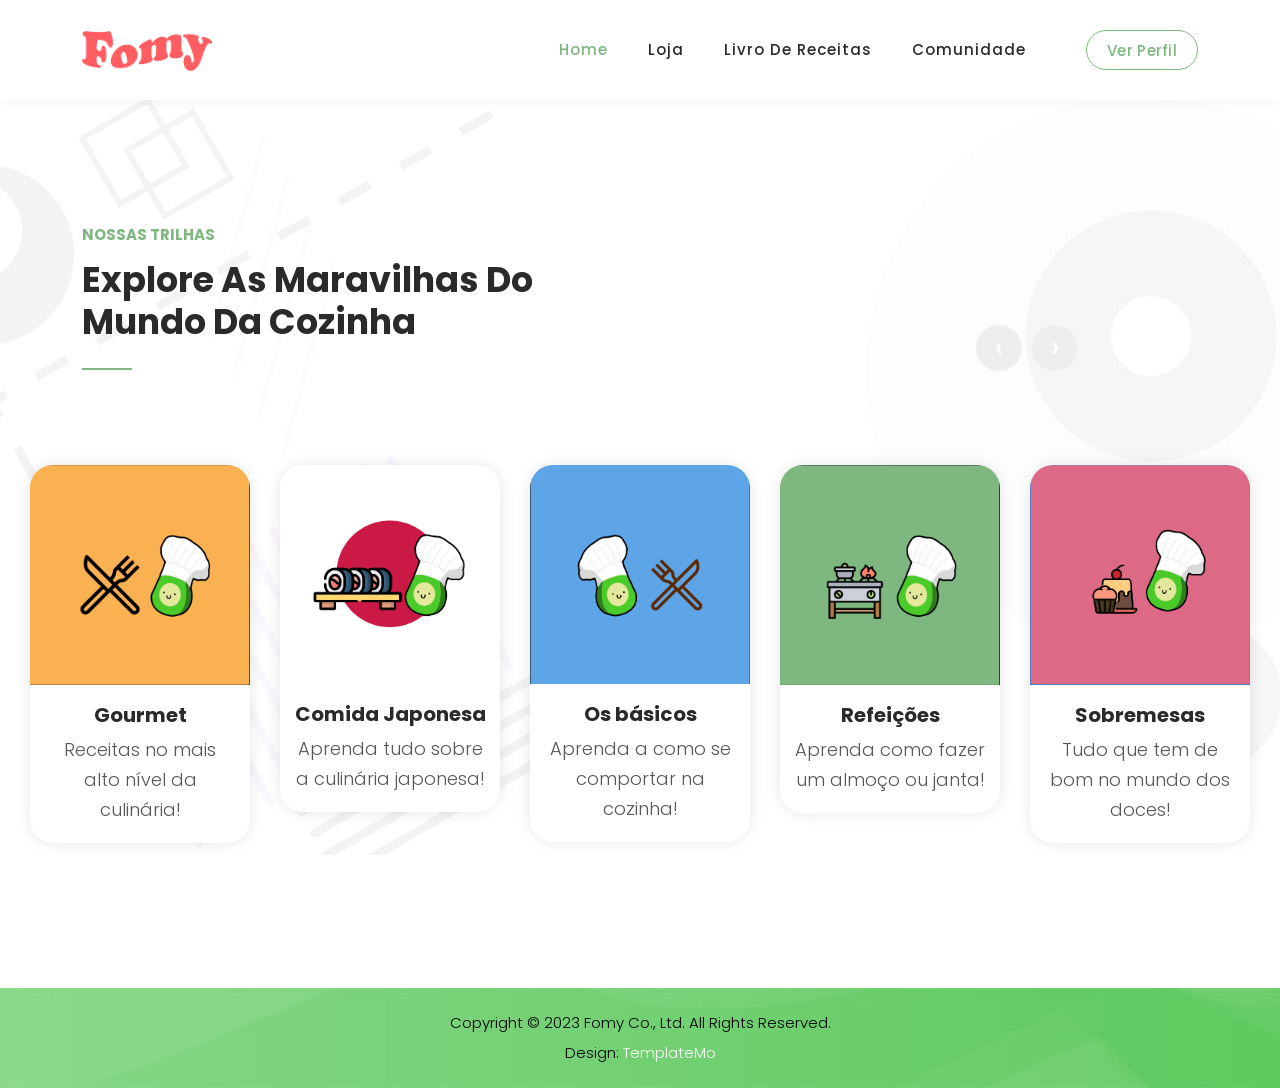
<file: HTML/Fomy/home.html>
<!DOCTYPE html>
<html lang="en">

  <head>

    <meta charset="UTF-8">
    <meta name="viewport" content="width=device-width, initial-scale=1, shrink-to-fit=no">
    <meta name="description" content="">
    <meta name="author" content="">
    <link rel="preconnect" href="https://fonts.googleapis.com">
    <link rel="preconnect" href="https://fonts.gstatic.com" crossorigin>
    <link href="https://fonts.googleapis.com/css2?family=Poppins:wght@100;200;300;400;500;600;700;800;900&display=swap" rel="stylesheet">

    <title>Fomy - Página principal</title>
    <link rel="icon" type="image/x-icon" href="assets/images/albertoPeq.png">

    <!-- Bootstrap core CSS -->
    <link href="vendor/bootstrap/css/bootstrap.min.css" rel="stylesheet">


    <!-- Additional CSS Files -->
    <link rel="stylesheet" href="assets/css/fontawesome.css">
    <link rel="stylesheet" href="assets/css/styles.css">
    <link rel="stylesheet" href="assets/css/animated.css">
    <link rel="stylesheet" href="assets/css/owl.css">
<!--

TemplateMo 568 DigiMedia

https://templatemo.com/tm-568-digimedia

-->
  </head>

<body>

  <!-- ***** Preloader Start ***** -->
  <div id="js-preloader" class="js-preloader">
    <div class="preloader-inner">
      <span class="dot"></span>
      <div class="dots">
        <span></span>
        <span></span>
        <span></span>
      </div>
    </div>
  </div>
  <!-- ***** Preloader End ***** -->

  <!-- ***** Header Area Start ***** -->
  <header class="header-area header-sticky wow slideInDown" data-wow-duration="0.75s" data-wow-delay="0s">
    <div class="container">
      <div class="row">
        <div class="col-12">
          <nav class="main-nav">
            <!-- ***** Logo Start ***** -->
            <a href="home.html" class="logo">
              <img class="alberto" src="assets/images/texto.png">
            </a>
            <!-- ***** Logo End ***** -->
            <!-- ***** Menu Start ***** -->
            <ul class="nav">
              <li class="scroll-to-section"><a href="#top" class="active">Home</a></li>
              <li class="scroll-to-section"><a href="#about">Loja</a></li>
              <li class="scroll-to-section"><a href="#services">Livro de Receitas</a></li>
              <li class="scroll-to-section"><a href="#contact">Comunidade</a></li> 
              <li class="scroll-to-section"><div class="border-first-button"><a href="#contact">Ver Perfil</a></div></li> 
            </ul>        
            <a class='menu-trigger'>
                <span>Menu</span>
            </a>
            <!-- ***** Menu End ***** -->
          </nav>
        </div>
      </div>
    </div>
  </header>
  <!-- ***** Header Area End ***** -->



 
<br><br><br><br>
  <div id="portfolio" class="our-portfolio section">
    <div class="container">
      <div class="row">
        <div class="col-lg-5">
          <div class="section-heading wow fadeInLeft" data-wow-duration="1s" data-wow-delay="0.3s">
            <h6 class="titulo">Nossas trilhas</h6>
            <h4>Explore as maravilhas do mundo da cozinha</h4>
            <div class="line-dec"></div>
          </div>
        </div>
      </div>
    </div>

    <div class="container-fluid wow fadeIn" data-wow-duration="1s" data-wow-delay="0.7s">
      <div class="row">
        <div class="col-lg-12">
          <div class="loop owl-carousel">
            <div class="item" >
              <a href="#">
                <div class="portfolio-item">
                <div class="thumb">
                  <img class="img1" src="assets/images/albertoSA.png" alt="">
                </div>
                <div class="down-content">
                  <h4>Os básicos</h4>
                  <p style="color: #575757 !important; margin-left: 15px; margin-right: 15px; ">Aprenda a como se comportar na cozinha!</p>
                </div>
              </div>
              </a>  
            </div>
           
            <div class="item" >
              <a href="trilharef.html">
                <div class="portfolio-item">
                <div class="thumb">
                  <img src="assets/images/of.png" alt="">
                </div>
                <div class="down-content">
                  <h4>Refeições</h4>
                  <p style="color: #575757 !important; margin-left: 15px; margin-right: 15px;">Aprenda como fazer um almoço ou janta!</p>
                </div>
              </div>
              </a>  
            </div>
            <div class="item" >
              <a href="#">
                <div class="portfolio-item">
                <div class="thumb">
                  <img src="assets/images/shades.png" alt="">
                </div>
                <div class="down-content">
                  <h4>Sobremesas</h4>
                  <p style="color: #575757 !important; margin-left: 15px; margin-right: 15px;">Tudo que tem de bom no mundo dos doces!</p>
                </div>
              </div>
              </a>  
            </div>
            <div class="item" >
              <a href="#">
                <div class="portfolio-item">
                <div class="thumb">
                  <img src="assets/images/many.png" alt="">
                </div>
                <div class="down-content">
                  <h4>Gourmet</h4>
                  <p style="color: #575757 !important; margin-left: 15px; margin-right: 15px;">Receitas no mais alto nível da culinária!</p>
                </div>
              </div>
              </a>  
            </div>
            <div class="item" >
              <a href="#">
                <div class="portfolio-item">
                <div class="thumb">
                  <img src="assets/images/Screenshot 2023-08-16 at 21-31-21 Figma.png" alt="">
                </div>
                <div class="down-content">
                  <h4>Comida Japonesa</h4>
                  <p style="color: #575757 !important; margin-left: 15px; margin-right: 15px;">Aprenda tudo sobre a culinária japonesa!</p>
                </div>
              </div>
              </a>  
            </div>
          </div>
        </div>
      </div>
    </div>
  </div>
  
  <footer>

    
    <div class="container">
      <div class="row">
        <div class="col-lg-12">
          <p style="font-size: 15px;">Copyright © 2023 Fomy Co., Ltd. All Rights Reserved. 
          <br>Design: <a href="https://templatemo.com" target="_parent" title="free css templates">TemplateMo</a></p>
        </div>
      </div>
    </div>
  </footer>


  <!-- Scripts -->
  <script src="vendor/jquery/jquery.min.js"></script>
  <script src="vendor/bootstrap/js/bootstrap.bundle.min.js"></script>
  <script src="assets/js/owl-carousel.js"></script>
  <script src="assets/js/animation.js"></script>
  <script src="assets/js/imagesloaded.js"></script>
  <script src="assets/js/custom.js"></script>

</body>
</html>
</file>
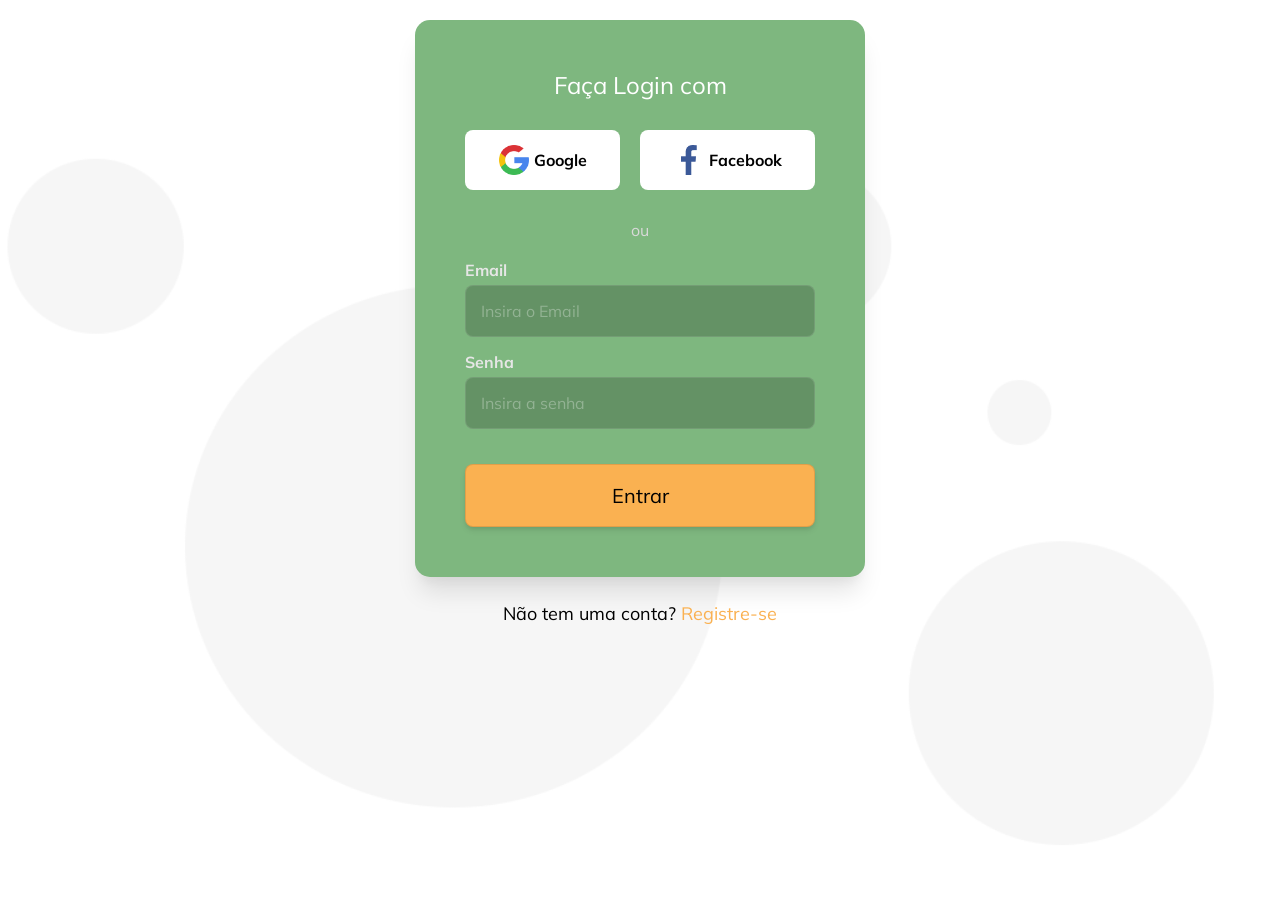
<file: HTML/Fomy/login.html>
<!DOCTYPE html>
<html lang="en">
<head>
    <meta charset="UTF-8">
    <meta name="viewport" content="width=device-width, initial-scale=1.0">
    <title>Fomy - Login</title>
    <link rel="icon" type="image/x-icon" href="assets/images/albertoPeq.png">
    <link href="https://fonts.googleapis.com/css2?family=Muli:wght@400;700&display=swap" rel="stylesheet">
    <link rel="stylesheet" href="./assets/css/styleLogin-with-prefix.css">
    <style>
        .srouce{
            text-align: center;
            color: #ffffff;
            padding: 10px;
        }
    </style>
</head>
<body>

    <div class="main-container">
        <div class="form-container">

            <div class="form-body">
                <h2 class="title">Faça Login com</h2>
                <div class="social-login">
                    <ul>
                        <li class="google"><a href="#">Google</a></li>
                        <li class="fb"><a href="#">Facebook</a></li>
                    </ul>
                </div><!-- SOCIAL LOGIN -->

                <div class="_or">ou</div>

                <form action="home.html" class="the-form">

                    <label for="email">Email</label>
                    <input type="email" name="email" id="email" placeholder="Insira o Email">

                    <label for="password">Senha</label>
                    <input type="password" name="password" id="password" placeholder="Insira a senha">

                    <input type="submit" value="Entrar">

                </form>

            </div><!-- FORM BODY-->

            <div class="form-footer">
                <div>
                    <span style="color: #000000 !important;">Não tem uma conta?</span> <a style="color: #fab151;" href="signup.html">Registre-se</a>
                </div>
            </div><!-- FORM FOOTER -->

        </div><!-- FORM CONTAINER -->
    </div>

</body>
</html>
</file>
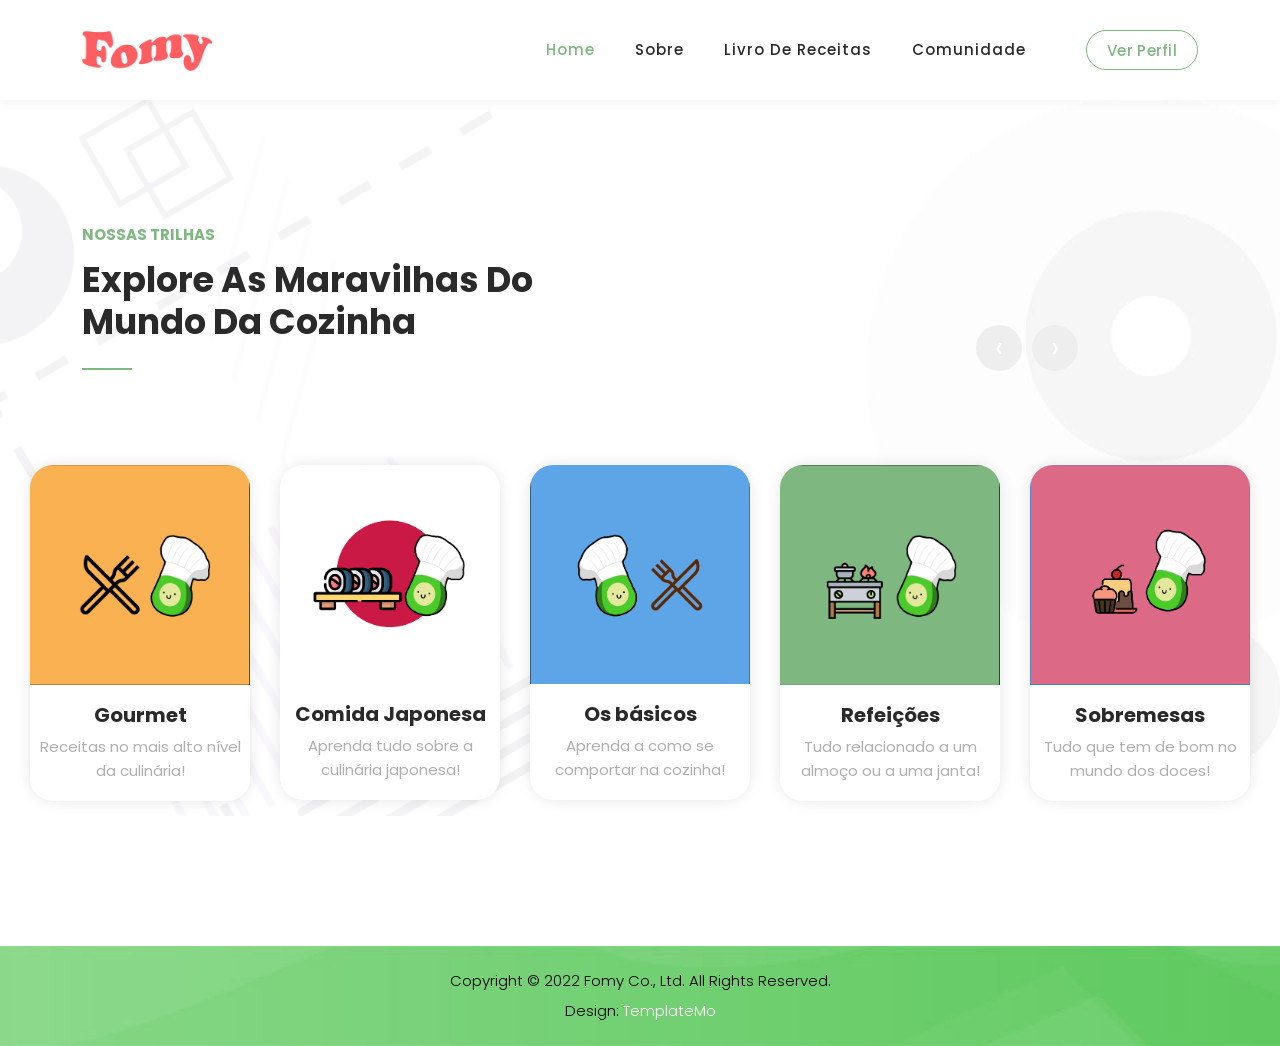
<file: HTML/Fomy/perfil.html>
<!DOCTYPE html>
<html lang="en">

  <head>

    <meta charset="UTF-8">
    <meta name="viewport" content="width=device-width, initial-scale=1, shrink-to-fit=no">
    <meta name="description" content="">
    <meta name="author" content="">
    <link rel="preconnect" href="https://fonts.googleapis.com">
    <link rel="preconnect" href="https://fonts.gstatic.com" crossorigin>
    <link href="https://fonts.googleapis.com/css2?family=Poppins:wght@100;200;300;400;500;600;700;800;900&display=swap" rel="stylesheet">

    <title>Fomy - Página principal</title>
    <link rel="icon" type="image/x-icon" href="assets/images/albertoPeq.png">

    <!-- Bootstrap core CSS -->
    <link href="vendor/bootstrap/css/bootstrap.min.css" rel="stylesheet">


    <!-- Additional CSS Files -->
    <link rel="stylesheet" href="assets/css/fontawesome.css">
    <link rel="stylesheet" href="assets/css/styles.css">
    <link rel="stylesheet" href="assets/css/animated.css">
    <link rel="stylesheet" href="assets/css/owl.css">
<!--

TemplateMo 568 DigiMedia

https://templatemo.com/tm-568-digimedia

-->
  </head>

<body>

  <!-- ***** Preloader Start ***** -->
  <div id="js-preloader" class="js-preloader">
    <div class="preloader-inner">
      <span class="dot"></span>
      <div class="dots">
        <span></span>
        <span></span>
        <span></span>
      </div>
    </div>
  </div>
  <!-- ***** Preloader End ***** -->

  <!-- ***** Header Area Start ***** -->
  <header class="header-area header-sticky wow slideInDown" data-wow-duration="0.75s" data-wow-delay="0s">
    <div class="container">
      <div class="row">
        <div class="col-12">
          <nav class="main-nav">
            <!-- ***** Logo Start ***** -->
            <a href="home.html" class="logo">
              <img class="alberto" src="assets/images/texto.png">
            </a>
            <!-- ***** Logo End ***** -->
            <!-- ***** Menu Start ***** -->
            <ul class="nav">
              <li class="scroll-to-section"><a href="#top" class="active">Home</a></li>
              <li class="scroll-to-section"><a href="#about">Sobre</a></li>
              <li class="scroll-to-section"><a href="#services">Livro de Receitas</a></li>
              <li class="scroll-to-section"><a href="#contact">Comunidade</a></li> 
              <li class="scroll-to-section"><div class="border-first-button"><a href="#contact">Ver Perfil</a></div></li> 
            </ul>        
            <a class='menu-trigger'>
                <span>Menu</span>
            </a>
            <!-- ***** Menu End ***** -->
          </nav>
        </div>
      </div>
    </div>
  </header>
  <!-- ***** Header Area End ***** -->



 
<br><br><br><br>
  <div id="portfolio" class="our-portfolio section">
    <div class="container">
      <div class="row">
        <div class="col-lg-5">
          <div class="section-heading wow fadeInLeft" data-wow-duration="1s" data-wow-delay="0.3s">
            <h6 class="titulo">Nossas trilhas</h6>
            <h4>Explore as maravilhas do mundo da cozinha</h4>
            <div class="line-dec"></div>
          </div>
        </div>
      </div>
    </div>

    <div class="container-fluid wow fadeIn" data-wow-duration="1s" data-wow-delay="0.7s">
      <div class="row">
        <div class="col-lg-12">
          <div class="loop owl-carousel">
            <div class="item" >
              <a href="#">
                <div class="portfolio-item">
                <div class="thumb">
                  <img class="img1" src="assets/images/albertoSA.png" alt="">
                </div>
                <div class="down-content">
                  <h4>Os básicos</h4>
                  <span>Aprenda a como se comportar na cozinha!</span>
                </div>
              </div>
              </a>  
            </div>
           
            <div class="item" >
              <a href="#">
                <div class="portfolio-item">
                <div class="thumb">
                  <img src="assets/images/of.png" alt="">
                </div>
                <div class="down-content">
                  <h4>Refeições</h4>
                  <span>Tudo relacionado a um almoço ou a uma janta!</span>
                </div>
              </div>
              </a>  
            </div>
            <div class="item" >
              <a href="#">
                <div class="portfolio-item">
                <div class="thumb">
                  <img src="assets/images/shades.png" alt="">
                </div>
                <div class="down-content">
                  <h4>Sobremesas</h4>
                  <span>Tudo que tem de bom no mundo dos doces!</span>
                </div>
              </div>
              </a>  
            </div>
            <div class="item" >
              <a href="#">
                <div class="portfolio-item">
                <div class="thumb">
                  <img src="assets/images/many.png" alt="">
                </div>
                <div class="down-content">
                  <h4>Gourmet</h4>
                  <span>Receitas no mais alto nível da culinária!</span>
                </div>
              </div>
              </a>  
            </div>
            <div class="item" >
              <a href="#">
                <div class="portfolio-item">
                <div class="thumb">
                  <img src="assets/images/Screenshot 2023-08-16 at 21-31-21 Figma.png" alt="">
                </div>
                <div class="down-content">
                  <h4>Comida Japonesa</h4>
                  <span>Aprenda tudo sobre a culinária japonesa!</span>
                </div>
              </div>
              </a>  
            </div>
          </div>
        </div>
      </div>
    </div>
  </div>
  
  <footer>

    
    <div class="container">
      <div class="row">
        <div class="col-lg-12">
          <p style="font-size: 15px;">Copyright © 2022 Fomy Co., Ltd. All Rights Reserved. 
          <br>Design: <a href="https://templatemo.com" target="_parent" title="free css templates">TemplateMo</a></p>
        </div>
      </div>
    </div>
  </footer>


  <!-- Scripts -->
  <script src="vendor/jquery/jquery.min.js"></script>
  <script src="vendor/bootstrap/js/bootstrap.bundle.min.js"></script>
  <script src="assets/js/owl-carousel.js"></script>
  <script src="assets/js/animation.js"></script>
  <script src="assets/js/imagesloaded.js"></script>
  <script src="assets/js/custom.js"></script>

</body>
</html>
</file>
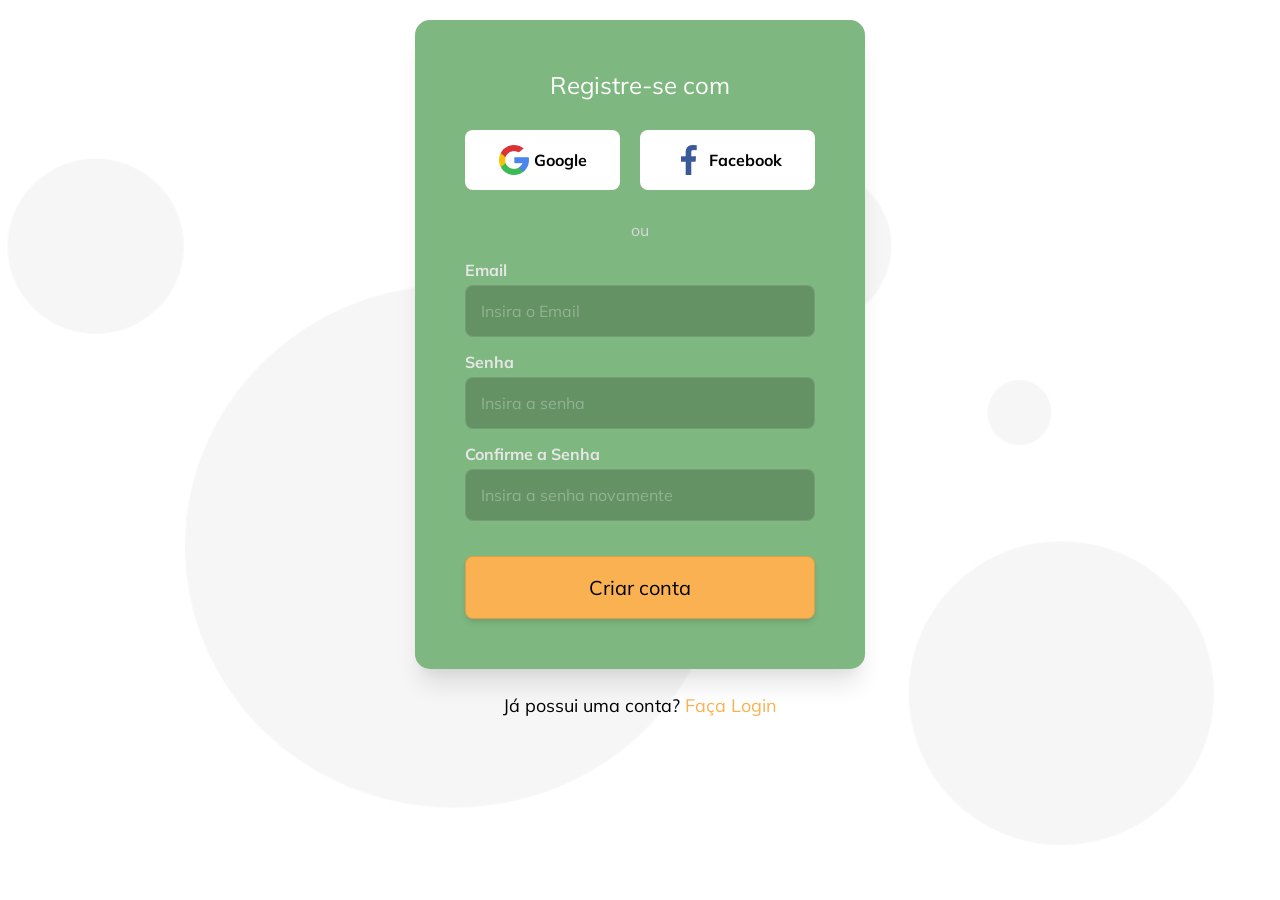
<file: HTML/Fomy/signup.html>
<!DOCTYPE html>
<html lang="en">
<head>
    <meta charset="UTF-8">
    <meta name="viewport" content="width=device-width, initial-scale=1.0">
    <title>Fomy - Regitrar</title>
    <link rel="icon" type="image/x-icon" href="assets/images/albertoPeq.png">
    <link href="https://fonts.googleapis.com/css2?family=Muli:wght@400;700&display=swap" rel="stylesheet">
    <link rel="stylesheet" href="./assets/css/styleLogin-with-prefix.css">
    <style>
        .srouce{
            text-align: center;
            color: #ffffff;
            padding: 10px;
        }
    </style>
</head>
<body>

    <div class="main-container">
        <div class="form-container">

            <div class="form-body">
                <h2 class="title">Registre-se com</h2>
                <div class="social-login">
                    <ul>
                        <li class="google"><a href="#">Google</a></li>
                        <li class="fb"><a href="#">Facebook</a></li>
                    </ul>
                </div><!-- SOCIAL LOGIN -->

                <div class="_or">ou</div>

                <form action="home.html" class="the-form">

                    <label for="email">Email</label>
                    <input type="email" name="email" id="email" placeholder="Insira o Email">

                    <label for="password">Senha</label>
                    <input type="password" name="password" id="password" placeholder="Insira a senha">

                    <label for="password-again">Confirme a Senha</label>
                    <input type="password" name="password-again" id="password-again" placeholder="Insira a senha novamente">

                    <input type="submit" value="Criar conta">

                </form>

            </div><!-- FORM BODY-->

            <div class="form-footer">
                <div>
                    <span style="color: #000000 !important;">Já possui uma conta?</span> <a style="color: #fab151;" href="login.html">Faça Login</a>
                </div>
            </div><!-- FORM FOOTER -->

        </div><!-- FORM CONTAINER -->
    </div>

</body>
</html>
</file>
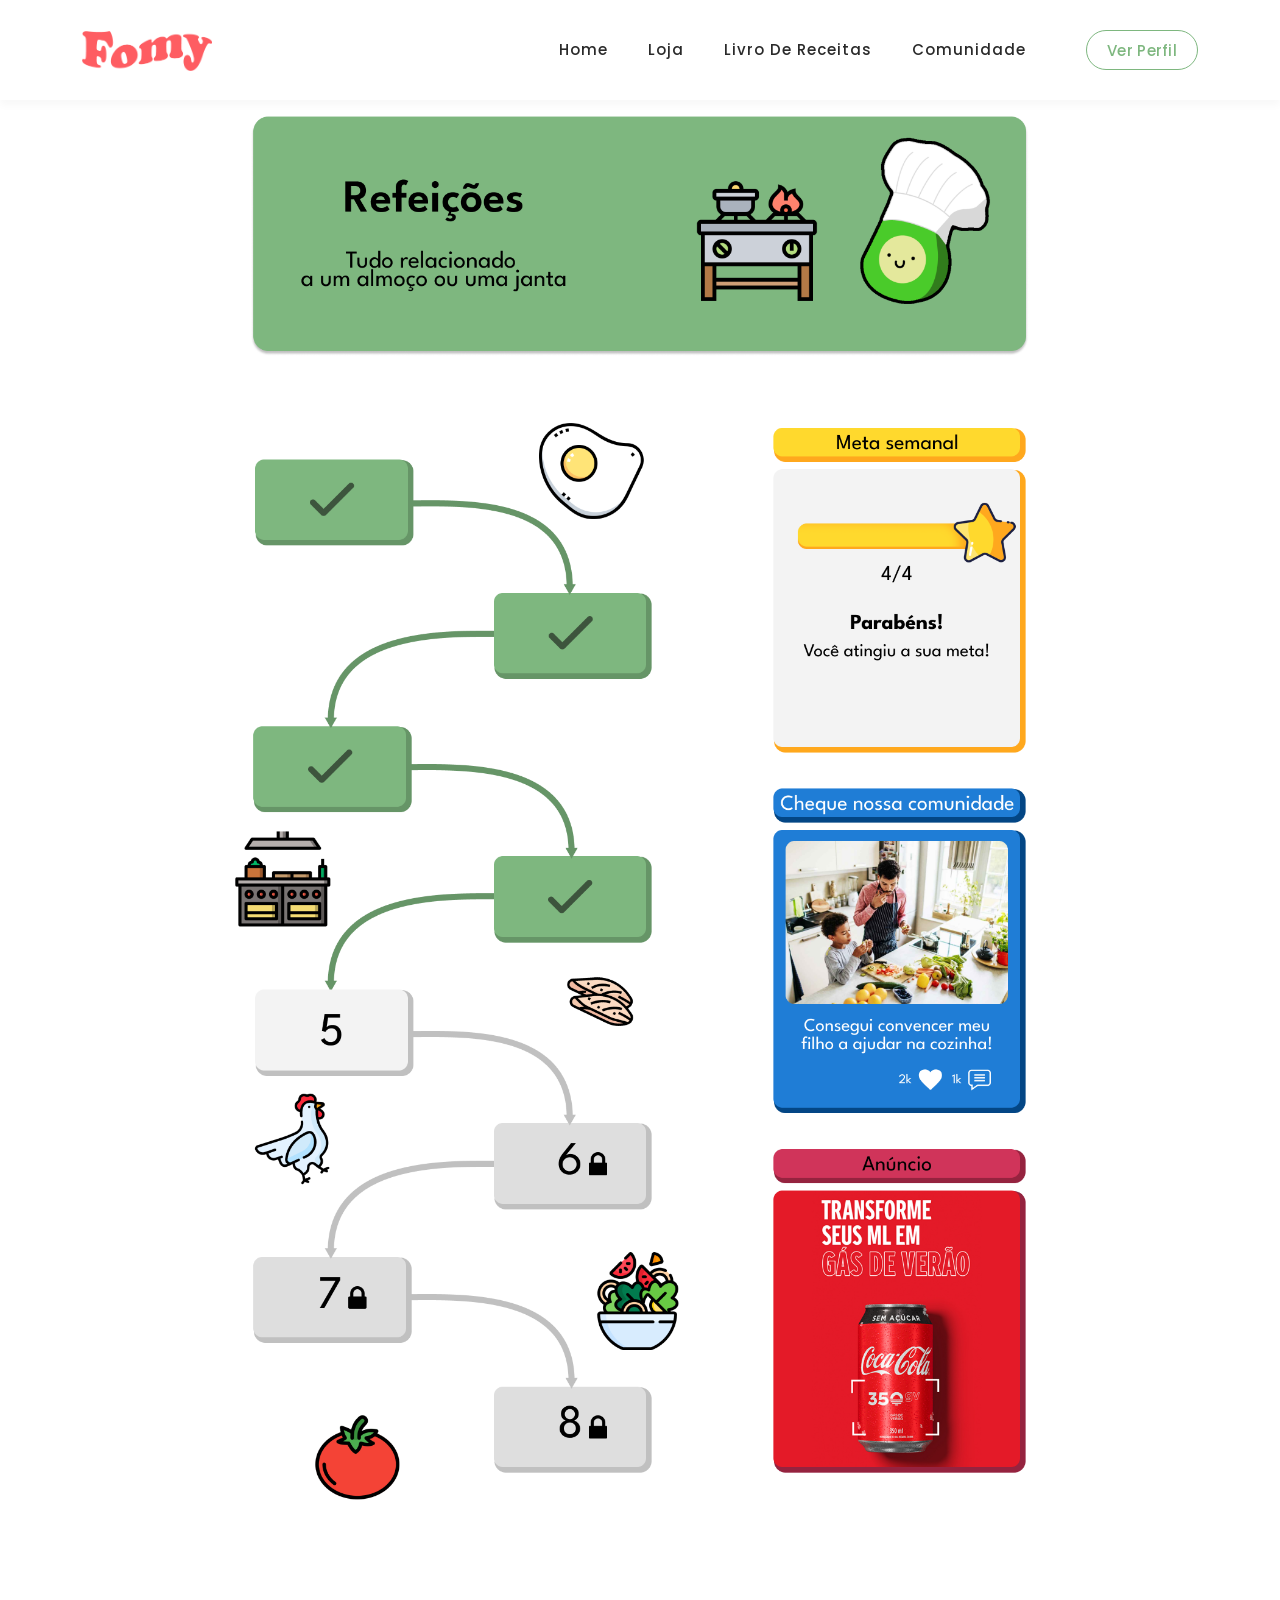
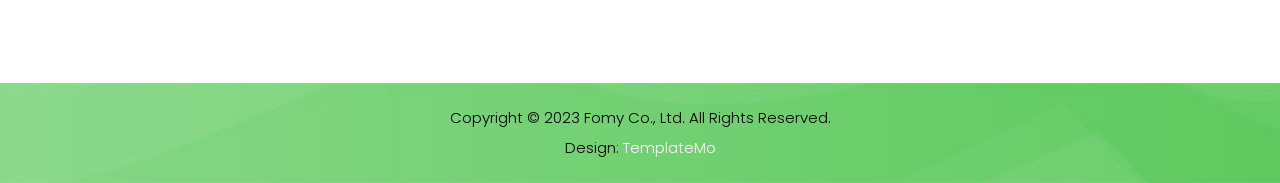
<file: HTML/Fomy/trilharef.html>
<!DOCTYPE html>
<html lang="en">

  <head>

    <meta charset="UTF-8">
    <meta name="viewport" content="width=device-width, initial-scale=1, shrink-to-fit=no">
    <meta name="description" content="">
    <meta name="author" content="">
    <link rel="preconnect" href="https://fonts.googleapis.com">
    <link rel="preconnect" href="https://fonts.gstatic.com" crossorigin>
    <link href="https://fonts.googleapis.com/css2?family=Poppins:wght@100;200;300;400;500;600;700;800;900&display=swap" rel="stylesheet">

    <title>Fomy - Trilha de Refeições</title>
    <link rel="icon" type="image/x-icon" href="assets/images/albertoPeq.png">

    <!-- Bootstrap core CSS -->
    <link href="vendor/bootstrap/css/bootstrap.min.css" rel="stylesheet">


    <!-- Additional CSS Files -->
    <link rel="stylesheet" href="assets/css/fontawesome.css">
    <link rel="stylesheet" href="assets/css/styles.css">
    <link rel="stylesheet" href="assets/css/animated.css">
    <link rel="stylesheet" href="assets/css/owl.css">
<!--

TemplateMo 568 DigiMedia

https://templatemo.com/tm-568-digimedia

-->
  </head>

<body>

  <!-- ***** Preloader Start ***** -->
  <div id="js-preloader" class="js-preloader">
    <div class="preloader-inner">
      <span class="dot"></span>
      <div class="dots">
        <span></span>
        <span></span>
        <span></span>
      </div>
    </div>
  </div>
  <!-- ***** Preloader End ***** -->

  <!-- ***** Header Area Start ***** -->
  <header class="header-area header-sticky wow slideInDown" data-wow-duration="0.75s" data-wow-delay="0s">
    <div class="container">
      <div class="row">
        <div class="col-12">
          <nav class="main-nav">
            <!-- ***** Logo Start ***** -->
            <a href="home.html" class="logo">
              <img class="alberto" src="assets/images/texto.png">
            </a>
            <!-- ***** Logo End ***** -->
            <!-- ***** Menu Start ***** -->
            <ul class="nav">
              <li class="scroll-to-section"><a href="home.html">Home</a></li>
              <li class="scroll-to-section"><a href="#about">Loja</a></li>
              <li class="scroll-to-section"><a href="#services">Livro de Receitas</a></li>
              <li class="scroll-to-section"><a href="#contact">Comunidade</a></li> 
              <li class="scroll-to-section"><div class="border-first-button"><a href="#contact">Ver Perfil</a></div></li> 
            </ul>        
            <a class='menu-trigger'>
                <span>Menu</span>
            </a>
            <!-- ***** Menu End ***** -->
          </nav>
        </div>
      </div>
    </div>
  </header>
  <!-- ***** Header Area End ***** -->

  <section style="align-items: center; text-align: center;">

  <img style="align-items: center; text-align: center; width: 65%; margin-top: 30px;" src="assets/images/trilhaRefeicoes.png">

  </section>

  <footer>

    
    <div class="container">
      <div class="row">
        <div class="col-lg-12">
          <p style="font-size: 15px;">Copyright © 2023 Fomy Co., Ltd. All Rights Reserved. 
          <br>Design: <a href="https://templatemo.com" target="_parent" title="free css templates">TemplateMo</a></p>
        </div>
      </div>
    </div>
  </footer>

  <!-- Scripts -->
  <script src="vendor/jquery/jquery.min.js"></script>
  <script src="vendor/bootstrap/js/bootstrap.bundle.min.js"></script>
  <script src="assets/js/owl-carousel.js"></script>
  <script src="assets/js/animation.js"></script>
  <script src="assets/js/imagesloaded.js"></script>
  <script src="assets/js/custom.js"></script>

</body>
</html>
</file>
<file: HTML/Fomy/assets/css/styles.css>
/*

TemplateMo 568 DigiMedia

https://templatemo.com/tm-568-digimedia

*/

/* ---------------------------------------------
Table of contents
------------------------------------------------
01. font & reset css
02. reset
03. global styles
04. header
05. banner
06. features
07. testimonials
08. contact
09. footer
10. preloader
11. search
12. portfolio

--------------------------------------------- */
/* 
---------------------------------------------
font & reset css
--------------------------------------------- 
*/
/* 
---------------------------------------------
reset
--------------------------------------------- 
*/
html, body, div, span, applet, object, iframe, h1, h2, h3, h4, h5, h6, p, blockquote, div
pre, a, abbr, acronym, address, big, cite, code, del, dfn, em, font, img, ins, kbd, q,
s, samp, small, strike, strong, sub, sup, tt, var, b, u, i, center, dl, dt, dd, ol, ul, li,
figure, header, nav, section, article, aside, footer, figcaption {
  margin: 0;
  padding: 0;
  border: 0;
  outline: 0;
}

/* clear fix */
.grid:after {
  content: '';
  display: block;
  clear: both;
}

/* ---- .grid-item ---- */

.grid-sizer,
.grid-item {
  width: 50%;
}

.grid-item {
  float: left;
}

.grid-item img {
  display: block;
  max-width: 100%;
}

.clearfix:after {
  content: ".";
  display: block;
  clear: both;
  visibility: hidden;
  line-height: 0;
  height: 0;
}

.clearfix {
  display: inline-block;
}

html[xmlns] .clearfix {
  display: block;
}

* html .clearfix {
  height: 1%;
}

ul, li {
  padding: 0;
  margin: 0;
  list-style: none;
}

header, nav, section, article, aside, footer, hgroup {
  display: block;
}

* {
  box-sizing: border-box;
}

html, body {
  font-family: 'Poppins', sans-serif;
  font-weight: 400;
  background-color: #fff;
  -ms-text-size-adjust: 100%;
  -webkit-font-smoothing: antialiased;
  -moz-osx-font-smoothing: grayscale;
}

a {
  text-decoration: none !important;
}

h1, h2, h3, h4, h5, h6 {
  margin-top: 0px;
  margin-bottom: 0px;
}

ul {
  margin-bottom: 0px;
}

p {
  font-size: 18px;
  line-height: 30px;
  font-weight: 300;
  color: #afafaf;
}

img {
  width: 100%;
  overflow: hidden;
}

/* 
---------------------------------------------
global styles
--------------------------------------------- 
*/
html,
body {
  background: #fff;
  font-family: 'Poppins', sans-serif;
}

::selection {
  background: #7EB77F;
  color: #fff !important;
}

::-moz-selection {
  background: #7EB77F;
  color: #fff !important;
}

@media (max-width: 991px) {
  html, body {
    overflow-x: hidden;
  }
  .mobile-top-fix {
    margin-top: 30px;
    margin-bottom: 0px;
  }
  .mobile-bottom-fix {
    margin-bottom: 30px;
  }
  .mobile-bottom-fix-big {
    margin-bottom: 60px;
  }
}

.page-section {
  margin-top: 120px;
}

.section-heading {
  position: relative;
  z-index: 2;
}

.section-heading h6 {
  font-size: 15px;
  font-weight: 700;
  color: #7EB77F;
  text-transform: uppercase;
  margin-bottom: 15px;
}

.section-heading h4 {
  color: #2a2a2a;
  font-size: 35px;
  font-weight: 700;
  text-transform: capitalize;
  margin-bottom: 25px;
}

.section-heading h4 em {
  font-style: normal;
  color: #7EB77F;
}

.section-heading .line-dec {
  width: 50px;
  height: 2px;
  background-color: #7EB77F;
}

.border-first-button a {
  display: inline-block !important;
  padding: 10px 20px !important;
  color: #7EB77F !important;
  border: 1px solid #7EB77F !important;
  border-radius: 23px;
  font-weight: 500 !important;
  letter-spacing: 0.3px !important;
  transition: all .5s;
}

.border-first-button a:hover {
  background-color: #7EB77F;
  color: #fff !important;
}



/* 
---------------------------------------------
header
--------------------------------------------- 
*/

.pre-header {
  background-color: #efefef;
  height: 60px;
  padding: 15px 0px;
}

.pre-header ul li {
  display: inline-block;
}

.pre-header ul.info li {
  margin-right: 45px;
}

.pre-header ul.info li a {
  color: #afafaf;
  font-size: 14px;
  transition: all .3s;
}

.pre-header ul.info li a:hover {
  color: #7EB77F;
}

.pre-header ul.info li a i {
  font-size: 18px;
  margin-right: 8px;
}

.pre-header ul.social-media {
  text-align: right;
}

.pre-header ul.social-media li {
  margin-left: 5px;
}

.pre-header ul.social-media li a {
  background-color: #afafaf;
  color: #fff;
  display: inline-block;
  width: 30px;
  height: 30px;
  line-height: 30px;
  text-align: center;
  border-radius: 50%;
  font-size: 14px;
  transition: all .3s;
}

.pre-header ul.social-media li a:hover {
  background-color: #7EB77F;
}

.background-header {
  background-color: #fff!important;
  height: 80px!important;
  position: fixed!important;
  top: 0px;
  left: 0px;
  right: 0px;
  box-shadow: 0px 5px 8px rgba(0,0,0,0.03);
}

.background-header .logo,
.background-header .main-nav .nav li a {
  color: #fff;
}

.background-header .main-nav .nav li:hover a {
  color: #7EB77F;
}

.background-header .nav li a.active {
  position: relative;
  color: #fff;
}

.background-header .nav li a.active:after {
  position: absolute;
  width: 100%;
  height: 1px;
  background-color: #7EB77F;
  content: '';
  left: 50%;
  bottom: -20px;
  transform: translateX(-50%);
}

.background-header .nav li:last-child a.active:after {
  background-color: transparent;
}

.header-area {
  background-color: #fff;
  box-shadow: 0px 5px 8px rgba(0,0,0,0.03);
  position: absolute;
  left: 0px;
  right: 0px;
  z-index: 100;
  height: 100px;
  -webkit-transition: all .5s ease 0s;
  -moz-transition: all .5s ease 0s;
  -o-transition: all .5s ease 0s;
  transition: all .5s ease 0s;
}

.header-area .main-nav {
  min-height: 80px;
  background: transparent;
}

.header-area .main-nav .logo {
  float: left;
  -webkit-transition: all 0.3s ease 0s;
  -moz-transition: all 0.3s ease 0s;
  -o-transition: all 0.3s ease 0s;
  transition: all 0.3s ease 0s;
}

.header-area .main-nav .logo {
    line-height: 100px;
    float: left;
    -webkit-transition: all 0.3s ease 0s;
    -moz-transition: all 0.3s ease 0s;
    -o-transition: all 0.3s ease 0s;
    transition: all 0.3s ease 0s;
}

.background-header .main-nav .logo {
  line-height: 80px;
}

.background-header .main-nav .nav {
  margin-top: 20px !important;
}

.header-area .main-nav .nav {
  float: right;
  margin-top: 30px;
  margin-right: 0px;
  background-color: transparent;
  -webkit-transition: all 0.3s ease 0s;
  -moz-transition: all 0.3s ease 0s;
  -o-transition: all 0.3s ease 0s;
  transition: all 0.3s ease 0s;
  position: relative;
  z-index: 999;
}

.header-area .main-nav .nav li {
  padding-left: 20px;
  padding-right: 20px;
}

.header-area .main-nav .nav li:last-child {
  padding-right: 0px;
  padding-left: 40px;
}

.header-area .main-nav .nav li:last-child a ,
.background-header .main-nav .nav li:last-child a {
  padding: 0px 20px !important;
  font-weight: 400;
}

.header-area .main-nav .nav li:last-child a:hover ,
.background-header .main-nav .nav li:last-child a:hover {
  color: #fff !important;
}

.header-area .main-nav .nav li a {
  display: block;
  font-weight: 500;
  font-size: 15px;
  color: #2a2a2a;
  text-transform: capitalize;
  -webkit-transition: all 0.3s ease 0s;
  -moz-transition: all 0.3s ease 0s;
  -o-transition: all 0.3s ease 0s;
  transition: all 0.3s ease 0s;
  height: 40px;
  line-height: 40px;
  border: transparent;
  letter-spacing: 1px;
}

.header-area .main-nav .nav li:hover a,
.header-area .main-nav .nav li a.active {
  color: #7EB77F!important;
}

.background-header .main-nav .nav li:hover a,
.background-header .main-nav .nav li a.active {
  color: #7EB77F!important;
  opacity: 1;
}

.header-area .main-nav .nav li.submenu {
  position: relative;
  padding-right: 30px;
}

.header-area .main-nav .nav li.submenu:after {
  font-family: FontAwesome;
  content: "\f107";
  font-size: 12px;
  color: #2a2a2a;
  position: absolute;
  right: 18px;
  top: 12px;
}

.background-header .main-nav .nav li.submenu:after {
  color: #2a2a2a;
}

.header-area .main-nav .nav li.submenu ul {
  position: absolute;
  width: 200px;
  box-shadow: 0 2px 28px 0 rgba(0, 0, 0, 0.06);
  overflow: hidden;
  top: 50px;
  opacity: 0;
  transform: translateY(+2em);
  visibility: hidden;
  z-index: -1;
  transition: all 0.3s ease-in-out 0s, visibility 0s linear 0.3s, z-index 0s linear 0.01s;
}

.header-area .main-nav .nav li.submenu ul li {
  margin-left: 0px;
  padding-left: 0px;
  padding-right: 0px;
}

.header-area .main-nav .nav li.submenu ul li a {
  opacity: 1;
  display: block;
  background: #f7f7f7;
  color: #2a2a2a!important;
  padding-left: 20px;
  height: 40px;
  line-height: 40px;
  -webkit-transition: all 0.3s ease 0s;
  -moz-transition: all 0.3s ease 0s;
  -o-transition: all 0.3s ease 0s;
  transition: all 0.3s ease 0s;
  position: relative;
  font-size: 13px;
  font-weight: 400;
  border-bottom: 1px solid #eee;
}

.header-area .main-nav .nav li.submenu ul li a:hover {
  background: #fff;
  color: #7EB77F!important;
  padding-left: 25px;
}

.header-area .main-nav .nav li.submenu ul li a:hover:before {
  width: 3px;
}

.header-area .main-nav .nav li.submenu:hover ul {
  visibility: visible;
  opacity: 1;
  z-index: 1;
  transform: translateY(0%);
  transition-delay: 0s, 0s, 0.3s;
}

.header-area .main-nav .menu-trigger {
  cursor: pointer;
  display: block;
  position: absolute;
  top: 33px;
  width: 32px;
  height: 40px;
  text-indent: -9999em;
  z-index: 99;
  right: 40px;
  display: none;
}

.background-header .main-nav .menu-trigger {
  top: 23px;
}

.header-area .main-nav .menu-trigger span,
.header-area .main-nav .menu-trigger span:before,
.header-area .main-nav .menu-trigger span:after {
  -moz-transition: all 0.4s;
  -o-transition: all 0.4s;
  -webkit-transition: all 0.4s;
  transition: all 0.4s;
  background-color: #2a2a2a;
  display: block;
  position: absolute;
  width: 30px;
  height: 2px;
  left: 0;
}

.background-header .main-nav .menu-trigger span,
.background-header .main-nav .menu-trigger span:before,
.background-header .main-nav .menu-trigger span:after {
  background-color: #2a2a2a;
}

.header-area .main-nav .menu-trigger span:before,
.header-area .main-nav .menu-trigger span:after {
  -moz-transition: all 0.4s;
  -o-transition: all 0.4s;
  -webkit-transition: all 0.4s;
  transition: all 0.4s;
  background-color: #2a2a2a;
  display: block;
  position: absolute;
  width: 30px;
  height: 2px;
  left: 0;
  width: 75%;
}

.background-header .main-nav .menu-trigger span:before,
.background-header .main-nav .menu-trigger span:after {
  background-color: #2a2a2a;
}

.header-area .main-nav .menu-trigger span:before,
.header-area .main-nav .menu-trigger span:after {
  content: "";
}

.header-area .main-nav .menu-trigger span {
  top: 16px;
}

.header-area .main-nav .menu-trigger span:before {
  -moz-transform-origin: 33% 100%;
  -ms-transform-origin: 33% 100%;
  -webkit-transform-origin: 33% 100%;
  transform-origin: 33% 100%;
  top: -10px;
  z-index: 10;
}

.header-area .main-nav .menu-trigger span:after {
  -moz-transform-origin: 33% 0;
  -ms-transform-origin: 33% 0;
  -webkit-transform-origin: 33% 0;
  transform-origin: 33% 0;
  top: 10px;
}

.header-area .main-nav .menu-trigger.active span,
.header-area .main-nav .menu-trigger.active span:before,
.header-area .main-nav .menu-trigger.active span:after {
  background-color: transparent;
  width: 100%;
}

.header-area .main-nav .menu-trigger.active span:before {
  -moz-transform: translateY(6px) translateX(1px) rotate(45deg);
  -ms-transform: translateY(6px) translateX(1px) rotate(45deg);
  -webkit-transform: translateY(6px) translateX(1px) rotate(45deg);
  transform: translateY(6px) translateX(1px) rotate(45deg);
  background-color: #2a2a2a;
}

.background-header .main-nav .menu-trigger.active span:before {
  background-color: #2a2a2a;
}

.header-area .main-nav .menu-trigger.active span:after {
  -moz-transform: translateY(-6px) translateX(1px) rotate(-45deg);
  -ms-transform: translateY(-6px) translateX(1px) rotate(-45deg);
  -webkit-transform: translateY(-6px) translateX(1px) rotate(-45deg);
  transform: translateY(-6px) translateX(1px) rotate(-45deg);
  background-color: #2a2a2a;
}

.background-header .main-nav .menu-trigger.active span:after {
  background-color: #2a2a2a;
}

.header-area.header-sticky {
  min-height: 80px;
}

.header-area .nav {
  margin-top: 30px;
}

.header-area.header-sticky .nav li a.active {
  color: #7EB77F;
}

@media (max-width: 1200px) {
  .header-area .main-nav .nav li {
    padding-left: 12px;
    padding-right: 12px;
  }
  .header-area .main-nav:before {
    display: none;
  }
}

@media (max-width: 992px) {
  .header-area .main-nav .nav li:last-child  ,
  .background-header .main-nav .nav li:last-child {
    display: none;
  }
  .header-area .main-nav .nav li:nth-child(6),
  .background-header .main-nav .nav li:nth-child(6) {
    padding-right: 0px;
  }
  .background-header .nav li a.active:after {
    display: none;
  }
}

@media (max-width: 767px) {
  .pre-header ul.info li:last-child {
    display: none;
  }
  .background-header .main-nav .nav {
    margin-top: 80px !important;
  }
  .header-area .main-nav .logo {
    color: #1e1e1e;
  }
  .header-area.header-sticky .nav li a:hover,
  .header-area.header-sticky .nav li a.active {
    color: #7EB77F!important;
    opacity: 1;
  }
  .header-area.header-sticky .nav li.search-icon a {
    width: 100%;
  }
  .header-area {
    background-color: #fff;
    padding: 0px 15px;
    height: 100px;
    box-shadow: none;
    text-align: center;
    box-shadow: 0px 5px 8px rgba(0,0,0,0.03);
  }
  .header-area .container {
    padding: 0px;
  }
  .header-area .logo {
    margin-left: 30px;
  }
  .header-area .menu-trigger {
    display: block !important;
  }
  .header-area .main-nav {
    overflow: hidden;
  }
  .header-area .main-nav .nav {
    float: none;
    width: 100%;
    display: none;
    -webkit-transition: all 0s ease 0s;
    -moz-transition: all 0s ease 0s;
    -o-transition: all 0s ease 0s;
    transition: all 0s ease 0s;
    margin-left: 0px;
  }
  .background-header .nav {
    margin-top: 80px;
  }
  .header-area .main-nav .nav li:first-child {
    border-top: 1px solid #eee;
  }
  .header-area.header-sticky .nav {
    margin-top: 100px;
  }
  .header-area .main-nav .nav li {
    width: 100%;
    background: #fff;
    border-bottom: 1px solid #e7e7e7;
    padding-left: 0px !important;
    padding-right: 0px !important;
  }
  .header-area .main-nav .nav li a {
    height: 50px !important;
    line-height: 50px !important;
    padding: 0px !important;
    border: none !important;
    background: #f7f7f7 !important;
    color: #191a20 !important;
  }
  .header-area .main-nav .nav li a:hover {
    background: #eee !important;
    color: #7EB77F!important;
  }
  .header-area .main-nav .nav li.submenu ul {
    position: relative;
    visibility: inherit;
    opacity: 1;
    z-index: 1;
    transform: translateY(0%);
    transition-delay: 0s, 0s, 0.3s;
    top: 0px;
    width: 100%;
    box-shadow: none;
    height: 0px;
  }
  .header-area .main-nav .nav li.submenu ul li a {
    font-size: 12px;
    font-weight: 400;
  }
  .header-area .main-nav .nav li.submenu ul li a:hover:before {
    width: 0px;
  }
  .header-area .main-nav .nav li.submenu ul.active {
    height: auto !important;
  }
  .header-area .main-nav .nav li.submenu:after {
    color: #3B566E;
    right: 25px;
    font-size: 14px;
    top: 15px;
  }
  .header-area .main-nav .nav li.submenu:hover ul, .header-area .main-nav .nav li.submenu:focus ul {
    height: 0px;
  }
}

@media (min-width: 767px) {
  .header-area .main-nav .nav {
    display: flex !important;
  }
}

/* 
---------------------------------------------
preloader
--------------------------------------------- 
*/

.js-preloader {
    position: fixed;
    top: 0;
    left: 0;
    right: 0;
    bottom: 0;
    background-color: #fff;
    display: -webkit-box;
    display: flex;
    -webkit-box-align: center;
    align-items: center;
    -webkit-box-pack: center;
    justify-content: center;
    opacity: 1;
    visibility: visible;
    z-index: 9999;
    -webkit-transition: opacity 0.25s ease;
    transition: opacity 0.25s ease;
}

.js-preloader.loaded {
    opacity: 0;
    visibility: hidden;
    pointer-events: none;
}

@-webkit-keyframes dot {
    50% {
        -webkit-transform: translateX(96px);
        transform: translateX(96px);
    }
}

@keyframes dot {
    50% {
        -webkit-transform: translateX(96px);
        transform: translateX(96px);
    }
}

@-webkit-keyframes dots {
    50% {
        -webkit-transform: translateX(-31px);
        transform: translateX(-31px);
    }
}

@keyframes dots {
    50% {
        -webkit-transform: translateX(-31px);
        transform: translateX(-31px);
    }
}

.preloader-inner {
    position: relative;
    width: 142px;
    height: 40px;
    background: #fff;
}

.preloader-inner .dot {
    position: absolute;
    width: 16px;
    height: 16px;
    top: 12px;
    left: 15px;
    background: #7EB77F;
    border-radius: 50%;
    -webkit-transform: translateX(0);
    transform: translateX(0);
    -webkit-animation: dot 2.8s infinite;
    animation: dot 2.8s infinite;
}

.preloader-inner .dots {
    -webkit-transform: translateX(0);
    transform: translateX(0);
    margin-top: 12px;
    margin-left: 31px;
    -webkit-animation: dots 2.8s infinite;
    animation: dots 2.8s infinite;
}

.preloader-inner .dots span {
    display: block;
    float: left;
    width: 16px;
    height: 16px;
    margin-left: 16px;
    background: #7EB77F;
    border-radius: 50%;
}



/* 
---------------------------------------------
Banner Style
--------------------------------------------- 
*/

.main-banner {
  background-repeat: no-repeat;
  background-position: center center;
  background-size: cover;
  padding: 226px 0px 120px 0px;
  position: relative;
  overflow: hidden;
}

.main-banner:after {
  content: '';
  background-repeat: no-repeat;
  position: absolute;
  left: 0;
  top: 60px;
  width: 262px;
  height: 625px;
  z-index: 1;
}

.main-banner:before {
  content: '';
  background-image: url(../images/slider-right-dec.jpg);
  background-repeat: no-repeat;
  position: absolute;
  right: 0;
  top: 60px;
  width: 1159px;
  height: 797px;
  z-index: -1;
}

.main-banner .left-content {
  margin-right: 15px;
}

.main-banner .left-content h6 {
  text-transform: capitalize;
  font-size: 20px;
  font-weight: 700;
  color: #7EB77F;
  margin-bottom: 15px;
  text-transform: uppercase;
}

.main-banner .left-content h2 {
  z-index: 2;
  position: relative;
  font-weight: 700;
  font-size: 50px;
  color: #2a2a2a;
  margin-bottom: 20px;
}

.main-banner .left-content p {
  margin-bottom: 30px;
  margin-right: 45px;
}

.main-banner .right-image {
  text-align: right;
  position: relative;
  z-index: 20;
}

.main-banner .right-image img {
  max-width: 593px;
}
.alberto{
  width: 130px;
}




/* 
---------------------------------------------
About Style
--------------------------------------------- 
*/

#about {
  background-image: url(../images/slider-right-dec.jpg);
  background-repeat: no-repeat;
  padding-top: 70px;
  padding-bottom: 50px;
}

.about-left-image img {
  margin-right: 45px;
}

.about-right-content p {
  margin-top: 30px;
  margin-bottom: 45px;
}

.skills-content {
  position: relative;
  z-index: 1;
  margin-top: -50px;
  background-color: #f5f5f5;
  border-bottom-right-radius: 50px;
  border-bottom-left-radius: 50px;
  padding: 110px 0px 50px 0px;
}

.skill-item {
  text-align: center;
}

.progress {
  width: 150px;
  height: 150px;
  line-height: 150px;
  background: none;
  margin: 0 auto;
  box-shadow: none;
  position: relative;
}
.progress:after {
  content: "";
  width: 100%;
  height: 100%;
  border-radius: 50%;
  border: 5px solid #fff;
  position: absolute;
  top: 0;
  left: 0;
}
.progress > span {
  width: 50%;
  height: 100%;
  overflow: hidden;
  position: absolute;
  top: 0;
  z-index: 1;
}
.progress .progress-left {
  left: 0;
}
.progress .progress-bar {
  width: 100%;
  height: 100%;
  background: none;
  border-width: 5px;
  border-style: solid;
  position: absolute;
  top: 0;
  border-color: #fd6a54;
}

.first-skill-item .progress .progress-bar {
  border-color: #7EB77F;
}

.second-skill-item .progress .progress-bar {
  border-color: #726ae3;
}

.third-skill-item .progress .progress-bar {
  border-color: #f58b56;
}

.progress .progress-left .progress-bar {
  left: 100%;
  border-top-right-radius: 75px;
  border-bottom-right-radius: 75px;
  border-left: 0;
  -webkit-transform-origin: center left;
  transform-origin: center left;
}
.progress .progress-right {
  right: 0;
}
.progress .progress-right .progress-bar {
  left: -100%;
  border-top-left-radius: 75px;
  border-bottom-left-radius: 75px;
  border-right: 0;
  -webkit-transform-origin: center right;
  transform-origin: center right;
}
.progress .progress-value {
  text-align: center;
  color: #2a2a2a;
  display: flex;
  width: 100%;
  border-radius: 50%;
  font-size: 35px;
  text-align: center;
  line-height: 25px;
  align-items: center;
  justify-content: center;
  height: 100%;
  font-weight: 700;
}
.progress .progress-value div {
  margin-top: 10px;
}
.progress .progress-value span {
  font-size: 18px;
  text-transform: none;
  color: #afafaf;
  font-weight: 300;
}

/* This for loop creates the  necessary css animation names 
Due to the split circle of progress-left and progress right, we must use the animations on each side. 
*/
.progress[data-percentage="10"] .progress-right .progress-bar {
  animation: loading-1 1.5s linear forwards;
}
.progress[data-percentage="10"] .progress-left .progress-bar {
  animation: 0;
}

.progress[data-percentage="20"] .progress-right .progress-bar {
  animation: loading-2 1.5s linear forwards;
}
.progress[data-percentage="20"] .progress-left .progress-bar {
  animation: 0;
}

.progress[data-percentage="30"] .progress-right .progress-bar {
  animation: loading-3 1.5s linear forwards;
}
.progress[data-percentage="30"] .progress-left .progress-bar {
  animation: 0;
}

.progress[data-percentage="40"] .progress-right .progress-bar {
  animation: loading-4 1.5s linear forwards;
}
.progress[data-percentage="40"] .progress-left .progress-bar {
  animation: 0;
}

.progress[data-percentage="50"] .progress-right .progress-bar {
  animation: loading-5 1.5s linear forwards;
}
.progress[data-percentage="50"] .progress-left .progress-bar {
  animation: 0;
}

.progress[data-percentage="60"] .progress-right .progress-bar {
  animation: loading-5 1.5s linear forwards;
}
.progress[data-percentage="60"] .progress-left .progress-bar {
  animation: loading-1 1.5s linear forwards 1.5s;
}

.progress[data-percentage="70"] .progress-right .progress-bar {
  animation: loading-5 1.5s linear forwards;
}
.progress[data-percentage="70"] .progress-left .progress-bar {
  animation: loading-2 1.5s linear forwards 1.5s;
}

.progress[data-percentage="80"] .progress-right .progress-bar {
  animation: loading-5 1.5s linear forwards;
}
.progress[data-percentage="80"] .progress-left .progress-bar {
  animation: loading-3 1.5s linear forwards 1.5s;
}

.progress[data-percentage="90"] .progress-right .progress-bar {
  animation: loading-5 1.5s linear forwards;
}
.progress[data-percentage="90"] .progress-left .progress-bar {
  animation: loading-4 1.5s linear forwards 1.5s;
}

.progress[data-percentage="100"] .progress-right .progress-bar {
  animation: loading-5 1.5s linear forwards;
}
.progress[data-percentage="100"] .progress-left .progress-bar {
  animation: loading-5 1.5s linear forwards 1.5s;
}

@keyframes loading-1 {
  0% {
    -webkit-transform: rotate(0deg);
    transform: rotate(0deg);
  }
  100% {
    -webkit-transform: rotate(36);
    transform: rotate(36deg);
  }
}
@keyframes loading-2 {
  0% {
    -webkit-transform: rotate(0deg);
    transform: rotate(0deg);
  }
  100% {
    -webkit-transform: rotate(72);
    transform: rotate(72deg);
  }
}
@keyframes loading-3 {
  0% {
    -webkit-transform: rotate(0deg);
    transform: rotate(0deg);
  }
  100% {
    -webkit-transform: rotate(108);
    transform: rotate(108deg);
  }
}
@keyframes loading-4 {
  0% {
    -webkit-transform: rotate(0deg);
    transform: rotate(0deg);
  }
  100% {
    -webkit-transform: rotate(144);
    transform: rotate(144deg);
  }
}
@keyframes loading-5 {
  0% {
    -webkit-transform: rotate(0deg);
    transform: rotate(0deg);
  }
  100% {
    -webkit-transform: rotate(180);
    transform: rotate(180deg);
  }
}
.progress {
  margin-bottom: 1em;
}

/* 
---------------------------------------------
Services Style
--------------------------------------------- 
*/

.services {
  padding-top: 130px;
  position: relative;
}

.services:after {
  content: '';
  background-image: url(../images/services-left-dec.jpg);
  background-repeat: no-repeat;
  position: absolute;
  left: 0;
  top: 0px;
  width: 786px;
  height: 1217px;
  z-index: 0;
}

.services:before {
  content: '';
  background-image: url(../images/services-right-dec.jpg);
  background-repeat: no-repeat;
  position: absolute;
  right: 0;
  top: 400px;
  width: 161px;
  height: 413px;
  z-index: 0;
}

.services .section-heading {
  text-align: center;
  margin-bottom: 80px;
}

.services .section-heading .line-dec {
  margin: 0 auto;
}

.services .naccs {
  position: relative;
  z-index: 1;
}

.services .icon {
  display: block;
  text-align: center;
  margin: 0 auto;
}

.services .naccs .menu div h4 {
  color: #fff;
  font-size: 15px;
  font-weight: 400;
  width: 100%;
}

.services .icon img {
  margin-bottom: 10px;
  max-width: 60px;
  min-width: 60px;
}

.services .naccs .menu {
  text-align: center;
  margin-bottom: 30px;
}

.services .naccs .menu div {
  color: #2a2a2a;
  margin: 0px;
  width: 15%;
  font-size: 20px;
  font-weight: 700;
  display: inline-block;
  text-align: center;
  cursor: pointer;
  position: relative;
  border-radius: 15px;
  transition: 1s all cubic-bezier(0.075, 0.82, 0.165, 1);
}

.services .naccs .menu div .thumb {
  display: inline-block;
  width: 100%;
  padding: 30px 0px;
  background-color: #fff;
}

.services .naccs .menu div.active {
  box-shadow: 0px 0px 15px rgba(0,0,0,0.1);
}

.services ul.nacc {
  height: 100% !important;
  position: relative;
  min-height: 100%;
  list-style: none;
  margin: 0;
  padding: 0;
  transition: 0.5s all cubic-bezier(0.075, 0.82, 0.165, 1);
}

.services ul.nacc li {
  opacity: 0;
  transform: translateX(-50px);
  position: absolute;
  list-style: none;
  transition: 1s all cubic-bezier(0.075, 0.82, 0.165, 1);
}

.services ul.nacc li.active {
  transition-delay: 0.3s;
  position: relative;
  z-index: 2;
  opacity: 1;
  transform: translateX(0px);
  box-shadow: 0px 0px 15px rgba(0,0,0,0.1);
  background-color: #fff;
  border-radius: 15px;
  padding: 80px 120px 50px 120px;
}

.services ul.nacc li {
  width: 100%;
}

.services ul.nacc li .right-image img {
  max-width: 420px;
  float: right;
}

.services .nacc .thumb h4 {
  color: #2a2a2a;
  font-size: 20px;
  font-weight: 700;
  line-height: 35px;
  margin-bottom: 25px;
}

.services .nacc .thumb .main-white-button {
  text-align: right;
  margin-top: 40px;
}

.services .nacc .thumb .main-white-button a {
  background-color: #8d99af;
  color: #fff;
}

.services .nacc .thumb .main-white-button a i {
  background-color: #fff;
  color: #8d99af;
}

.services .left-text h4 {
  font-size: 20px;
  font-weight: 700;
  color: #7EB77F !important;
}

.services .left-text p {
  margin-bottom: 30px;
}

.nacc .ticks-list span {
  display: inline-block;
  opacity: 1;
  margin-right: 45px;
  margin-bottom: 20px;
  font-size: 15px;
  font-weight: 400;
}



/* 
---------------------------------------------
Free Quote
--------------------------------------------- 
*/

.free-quote {
  background-image: url(../images/quote-bg-v3.jpg);
  background-repeat: no-repeat;
  background-position: center center;
  background-size: cover;
  padding: 120px 0px;
  text-align: center;
  position: relative;
  z-index: 2;
  margin-top: 130px;
}

.free-quote .section-heading {
  margin-bottom: 60px;
}

.free-quote .section-heading h6,
.free-quote .section-heading h4 {
  color: #fff;
}

.free-quote .section-heading .line-dec {
  margin: 0 auto;
  background-color: #fff;
}

.free-quote form {
  background-color: #fff;
  display: inline-block;
  width: 100%;
  min-height: 80px;
  border-radius: 40px;
  position: relative;
  z-index: 1;
}

.free-quote form input {
  width: 100%;
  margin-top: 20px;
  margin-left: 30px;
  color: #afafaf;
  font-weight: 400;
  font-size: 15px;
  height: 40px;
  background-color: transparent;
  border-bottom: 1px solid #eee;
  border-top: none;
  border-left: none;
  border-right: none;
  position: relative;
  z-index: 2;
  outline: none;
}

.free-quote form button {
  width: 100%;
  height: 80px;
  border-top-right-radius: 40px;
  border-bottom-right-radius: 40px;
  outline: none;
  border: none;
  margin-left: 30px;
  background-color: #7EB77F;
  font-size: 15px;
  color: #fff;
}


/* 
---------------------------------------------
Portfolio
--------------------------------------------- 
*/

.our-portfolio {
  padding-top: 130px;
  overflow: hidden;
  position: relative;
}

.our-portfolio:before {
  content: '';
  background-image: url(../images/slider-right-dec.jpg);
  background-repeat: no-repeat;
  position: absolute;
  right: 0;
  top: 0px;
  width: 414px;
  height: 861px;
  z-index: 1;
}

.our-portfolio:after {
  content: '';
  background-image: url(../images/services-left-dec.jpg);
  background-repeat: no-repeat;
  position: absolute;
  left: 0;
  top: 0px;
  width: 677px;
  height: 759px;
  z-index: 1;
}

.our-portfolio .section-heading {
  margin-bottom: 80px;
}

.our-portfolio .container-fluid {
  padding-right: 15px;
  padding-left: 15px;
  position: relative;
  z-index: 2;
}

.our-portfolio .item {
  position: relative;
  z-index: 222;
}

.portfolio-item {
  border-radius: 25px;
  box-shadow: 0px 0px 15px rgba(0,0,0,0.1);
  margin: 15px;
}

.portfolio-item .thumb {
  position: relative;
  border-radius: 50px;
}

.portfolio-item:hover .down-content h4,
.portfolio-item:hover .down-content span {
  color: #7EB77F;
}

.portfolio-item .thumb img {
  border-top-right-radius: 23px;
  border-top-left-radius: 23px;
  overflow: hidden;
}

.portfolio-item .down-content {
  background-color: #fff;
  text-align: center;
  padding: 18px 0px;
  border-bottom-right-radius: 23px;
  border-bottom-left-radius: 23px;
}

.portfolio-item .down-content h4 {
  font-size: 20px;
  font-weight: 700;
  color: #2a2a2a;
  margin-bottom: 8px;
  transition: all .3s;
}

.portfolio-item .down-content span {
  font-size: 15px;
  color: #afafaf;
  transition: all .3s;
}

.our-portfolio .owl-nav {
  display: inline-block!important;
  position: absolute;
  top: -125px;
  right: 15%;
  max-width: 1320px;
}

.our-portfolio .owl-nav .owl-next {
  margin-left: 10px;
}

.our-portfolio .owl-nav span {
  width: 46px;
  height: 46px;
  display: inline-block;
  text-align: center;
  line-height: 46px;
  font-size: 30px;
  background-color: #eee;
  border-radius: 50%;
  color: #fff;
  transition: all 0.5s;
}

.our-portfolio .owl-nav span:hover {
  color: #fff;
  background-color: #7EB77F;
}


/* 
---------------------------------------------
Blog
--------------------------------------------- 
*/

.blog:before {
  content: '';
  background-image: url(../images/blog-left-dec.jpg);
  background-repeat: no-repeat;
  position: absolute;
  left: 0;
  top: 0px;
  width: 961px;
  height: 1020px;
  z-index: 0;
}

.blog {
  position: relative;
  padding-top: 130px;
}

.blog .section-heading {
  text-align: center;
  margin-bottom: 80px;
}

.blog .section-heading .line-dec {
  margin: 0 auto;
}

.blog-post {
  box-shadow: 0px 0px 15px rgba(0,0,0,0.1);
  border-radius: 25px;
  position: relative;
  z-index: 2;
}

.show-up {
  position: relative;
  z-index: 222;
}

.blog-post .thumb img {
  border-top-right-radius: 23px;
  border-top-left-radius: 23px;
}

.blog-post .down-content {
  border-bottom-right-radius: 23px;
  border-bottom-left-radius: 23px;
  background-color: #fff;
  padding: 30px;
}

.blog-post .down-content span.category {
  font-size: 15px;
  color: #fff;
  padding: 8px 12px;
  background-color: #7EB77F;
  border-radius: 18px;
  display: inline-block;
}

.blog-post .down-content span.date {
  font-size: 15px;
  color: #afafaf;
  text-align: right;
  float: right;
  margin-top: 4px;
}

.blog-post .down-content h4 {
  font-size: 20px;
  font-weight: 700;
  color: #2a2a2a;
  margin-top: 20px;
  margin-bottom: 20px;
  line-height: 30px;
}

.blog-post .down-content p {
  margin-bottom: 30px;
}

.blog-post .down-content span.author {
  font-size: 15px;
  color: #2a2a2a;
}

.blog-post .down-content span.author img {
  max-width: 56px;
  border-radius: 50%;
  margin-right: 15px;
}

.blog-post .down-content .border-first-button {
  display: inline-block;
  /*float: right;*/
}

.blog-posts {
  margin-left: 30px;
}

.post-item {
  margin-bottom: 62px;
}

.last-post-item {
  margin-bottom: 0px;
}

.post-item .thumb {
  display: inline-block;
  /*float: left;*/
  margin-right: 30px;
}

.post-item .thumb img {
  border-radius: 23px;
  display: inline-block;
}

.post-item .right-content {
  padding-top: 20px;
}

.post-item .right-content span.category {
  font-size: 15px;
  color: #fff;
  padding: 8px 12px;
  background-color: #7EB77F;
  border-radius: 18px;
  display: inline-block;
}

.post-item .right-content span.date {
  font-size: 15px;
  color: #afafaf;
  text-align: right;
  float: right;
  margin-top: 4px;
}

.post-item .right-content h4 {
  font-size: 20px;
  font-weight: 700;
  color: #2a2a2a;
  margin-top: 20px;
  margin-bottom: 20px;
  line-height: 30px;
}


/* 
---------------------------------------------
contact
--------------------------------------------- 
*/

.contact-us {
  padding-top: 130px;
}

.contact-us .section-heading .line-dec {
  margin: 0 auto;
}

.contact-us .section-heading {
  text-align: center;
  margin-bottom: 80px;
}


form#contact:before {
  background-image: url(../images/contact-top-right-v3.png);
  position: absolute;
  right: 0;
  top: 0;
  width: 726px;
  height: 78px;
  background-repeat: no-repeat;
  content: '';
  z-index: 1;
}

.contact-dec img {
  max-width: 224px;
  position: absolute;
  right: 25px;
  top: -242px;
}

form#contact:after {
  background-image: url(../images/contact-bottom-right-v3.png);
  position: absolute;
  right: 0;
  bottom: 0;
  width: 532px;
  height: 106px;
  background-repeat: no-repeat;
  content: '';
  z-index: 1;
}

form#contact {
  box-shadow: 0px 0px 15px rgba(0,0,0,0.1);
  position: relative;
  background-color: #fff;
  border-radius: 23px;
  text-align: center;
}

form#contact #map iframe {
  border-top-left-radius: 23px;
  border-bottom-left-radius: 23px;
  margin-bottom: -7px;
  position: relative;
  z-index: 2;
}

.fill-form {
  padding: 80px 60px 80px 30px;
}

.fill-form .info-post {
  margin-bottom: 20px;
}

.fill-form .icon {
  text-align: center;
  box-shadow: 0px 0px 15px rgba(0,0,0,0.1);
  border-radius: 23px;
  padding: 25px 15px;
}

.fill-form .icon img {
  max-width: 60px;
  display: block;
  margin: 0 auto;
}

.fill-form .icon a {
  margin-top: 15px;
  display: inline-block;
  font-size: 15px;
  font-weight: 500;
  color: #2a2a2a;
  transition: all .3s;
}

.fill-form .icon:hover a {
  color: #7EB77F;
}

form#contact input {
  width: 100%;
  height: 46px;
  background-color: transparent;
  border: 1px solid #eee;
  outline: none;
  font-size: 15px;
  font-weight: 300;
  color: #2a2a2a;
  padding: 0px 20px;
  border-radius: 23px;
  margin-top: 30px;
}

form#contact input::placeholder {
  color: #aaa;
}

form#contact textarea {
  width: 100%;
  min-width: 100%;
  max-width: 100%;
  max-height: 200px;
  min-height: 200px;
  height: 200px;
  border-radius: 23px;
  background-color: transparent;
  border: 1px solid #eee;
  outline: none;
  font-size: 15px;
  font-weight: 300;
  color: #2a2a2a;
  padding: 15px 20px;
  margin-top: 30px;
}

form#contact textarea::placeholder {
  color: #aaa;
}

form#contact button {
  display: inline-block;
  background-color: #fff;
  font-size: 15px;
  font-weight: 400;
  color: #7EB77F;
  margin-top: 30px;
  width: 100%;
  text-transform: capitalize;
  padding: 12px 25px;
  border-radius: 23px;
  letter-spacing: 0.25px;
  border: 1px solid #7EB77F;
  transition: all .3s;
  outline: none;
}

form#contact button:hover {
  background-color: #7EB77F!important;
  color: #fff!important;
}

/* 
---------------------------------------------
Footer Style
--------------------------------------------- 
*/

footer {
  background-image: url(../images/footer-bg-v3.jpg);
  background-position: center center;
  background-repeat: no-repeat;
  background-size: cover;
  margin-top: 130px;
}

footer p {
  text-align: center;
  margin: 20px 0px;
  color: black;
}

footer p a {
  color: #fff;
  transition: all .5s;
}

/* 
---------------------------------------------
responsive
--------------------------------------------- 
*/

@media (max-width: 1200px) {
  .header-area .main-nav .logo h4 {
    font-size: 24px;
  }
  .header-area .main-nav .logo h4 img {
    max-width: 25px;
    margin-left: 0px;
  }
  .header-area .main-nav .nav li:last-child {
    padding-left: 20px;
  }
}

@media (max-width: 992px) {
  form#contact {
    overflow: hidden;
  }
  .header-area .main-nav .logo h4 {
    font-size: 20px;
  }
  .main-banner .left-content {
    margin-right: 0px;
  }
  .main-banner {
    text-align: center;
    padding: 226px 0px 30px 0px;
  }
  .main-banner:before {
    display: none;
  }
  .main-banner .right-image {
    margin: 30px auto 0px auto;
    text-align: center;
  }
  .features-item {
    margin-bottom: 45px;
  }
  .last-features-item,
  .last-skill-item {
    margin-bottom: 0px !important;
  }
  .skill-item {
    margin-bottom: 30px;
  }
  .about-left-image img {
    margin-right: 0px;
    margin-bottom: 45px;;
  }
  .services .naccs .menu div {
    font-size: 15px;
    font-weight: 500;
  }
  .service-item {
    text-align: center;
  }
  .service-item .icon {
    margin-top: 0px;
    margin-bottom: 30px;
  }
  .about-us .left-image {
    margin-right: 30px;
    margin-left: 30px;
    margin-bottom: 45px;
  }
  .blog-posts {
    margin-left: 0px;
    margin-top: 30px;
  }
  .post-item {
    margin-bottom: 70px;
  }
  .our-portfolio .owl-nav {
    display: none !important;
  }
  .contact-info {
    margin-top: 60px;
  }
  form#contact {
    padding: 45px;
  }
}

@media (max-width: 767px) {
  .header-area .main-nav .logo h4 {
    font-size: 30px;
  }
  .header-area .main-nav .logo h4 img {
    max-width: 30px;
    margin-left: 5px;
  }
  .main-banner .info-stat {
    margin-bottom: 15px;
  }
  .service-item {
    text-align: center;
    padding: 30px;
  }
  .service-item .icon {
    float: none;
    margin-right: 0px;
    margin-bottom: 15px;
  }
  .service-item .right-content {
    display: inline-block;
  }
  .services .naccs .menu div .thumb {
    padding: 5px;
  }
  .services .icon img {
    margin: 0px;
  }
  .services ul.nacc li.active {
    padding: 45px;
  }
  .services .naccs .menu div  {
    font-size: 0px;
  }
  .services ul.nacc li .right-image img {
    float: none;
  }
  .our-portfolio .section-heading,
  .about-us .section-heading,
  .about-us .about-item,
  .about-us p,
  .about-us .main-green-button {
    text-align: center;
  }
  .our-portfolio .section-heading .line-dec {
    margin: 0 auto;
  }
  .our-services .section-heading {
    margin-left: 15px;
    margin-right: 15px;
  }
  .free-quote form input {
    margin-left: 0px;
    padding: 0px 30px;
  }
  .free-quote form button {
    margin-left: 0px;
    border-bottom-left-radius: 40px;
    border-top-right-radius: 0px;
  }
  .blog-posts {
    margin-left: 0px;
    margin-top: 30px;
  }
  .post-item {
    margin-bottom: 30px;
  }
  .post-item .thumb img {
    max-width: 140px;
  }
  .post-item .right-content p {
    display: none;
  }
  .about-us .about-item {
    margin-top: 15px;
  }
  form#contact {
    padding: 30px;
  }

  .carousel-container {
  position: relative;
  width: 100%;
  max-width: 1000px; /* Adjust the width as needed */
  max-height: 1000px;
  margin: 0 auto;
  overflow: hidden;
}

.carousel {
  display: flex;
  transition: transform 0.5s ease-in-out;
}

.slide {
  flex: 0 0 100%; /* Each slide occupies the full width of the container */
}

.slide img {
  width: 100%;
  height: auto;
}

/* Optional: Add navigation buttons */
.carousel-container .prev,
.carousel-container .next {
  position: absolute;
  top: 50%;
  transform: translateY(-50%);
  cursor: pointer;
}

.carousel-container .prev {
  left: 10px;
}

.carousel-container .next {
  right: 10px;
}

/* Optional: Add indicators */
.carousel-indicators {
  text-align: center;
  margin-top: 10px;
}

.carousel-indicators button {
  display: inline-block;
  width: 12px;
  height: 12px;
  border-radius: 50%;
  background-color: #ccc;
  border: none;
  margin: 0 6px;
  cursor: pointer;
}

.carousel-indicators button.active {
  background-color: #333;
}
}
</file>
<file: HTML/Fomy/assets/css/styleLogin-with-prefix.css>
*,
*::before,
*::after {
  box-sizing: border-box;
  -webkit-box-sizing: border-box;
}

body {
  margin: 0;
  padding: 0;
  color: #222222;
  background-color: #f2f2f0;
  background-color: #ffffff;
  background-image: url("../images/cover.png");
  background-size: cover;
  background-repeat: no-repeat;
  background-position: center;
  background-attachment: fixed;
  padding: 20px;
  overflow-x: hidden;
}

body,
input,
button {
  font-family: "Muli", sans-serif, -apple-system, BlinkMacSystemFont,
    "Helvetica Neue", Helvetica, sans-serif;
  outline: none;
}

.main-container {
  max-width: 900px;
  margin: 0 auto;
}

a {
  color: inherit;
  outline: none;
  text-decoration: none;
}

a:hover {
  text-decoration: underline;
}

.form-container {
  max-width: 450px;
  margin: 0 auto;
}

.form-body {
  background-color: #7EB77F;
  overflow: hidden;
  padding: 50px;
  color: #ffffff;
  border-radius: 15px;
  -webkit-box-shadow: 0 20px 25px -5px rgba(0, 0, 0, 0.1),
    0 10px 10px -5px rgba(0, 0, 0, 0.04);
  box-shadow: 0 20px 25px -5px rgba(0, 0, 0, 0.1),
    0 10px 10px -5px rgba(0, 0, 0, 0.04);
}

@media only screen and (max-width: 500px) {
  .form-body {
    padding: 50px 40px;
  }
}

@media only screen and (max-width: 455px) {
  .form-body {
    padding: 45px 30px;
  }
}

@media only screen and (max-width: 340px) {
  .form-body {
    padding: 30px 20px;
  }
}

.form-body .title {
  margin: 0;
  text-align: center;
  font-weight: normal;
}

.social-login ul {
  list-style-type: none;
  margin: 30px 0;
  padding: 0;
  display: -webkit-box;
  display: -ms-flexbox;
  display: flex;
  -ms-flex-wrap: wrap;
  flex-wrap: wrap;
}

.social-login ul li {
  -webkit-box-flex: 1;
  -ms-flex: 1 auto;
  flex: 1 auto;
}

.social-login ul li a {
  background-color: #ffffff;
  border-radius: 8px;
  display: -webkit-box;
  display: -ms-flexbox;
  display: flex;
  -webkit-box-pack: center;
  -ms-flex-pack: center;
  justify-content: center;
  -webkit-box-align: center;
  -ms-flex-align: center;
  align-items: center;
  width: 100%;
  height: 100%;
  padding: 15px;
  color: #000000;
  font-weight: bold;
  text-decoration: none;
  -webkit-transition: background-color 0.3s;
  transition: background-color 0.3s;
}

.social-login ul li a::before {
  content: "";
  width: 30px;
  height: 30px;
  background-repeat: no-repeat;
  background-position: center;
  background-size: 30px;
  margin-right: 5px;
}

.social-login ul li.fb a:hover {
  background-color: #6eacef;
  color: #0e090e;
  -webkit-box-shadow: 0 10px 15px -3px rgba(0, 0, 0, 0.1),
    0 4px 6px -2px rgba(0, 0, 0, 0.05);
  box-shadow: 0 10px 15px -3px rgba(0, 0, 0, 0.1),
    0 4px 6px -2px rgba(0, 0, 0, 0.05);
}

.social-login ul li.google a:hover {
  background-color: #f68f92;
  color: #0e090e;
  -webkit-box-shadow: 0 10px 15px -3px rgba(0, 0, 0, 0.1),
    0 4px 6px -2px rgba(0, 0, 0, 0.05);
  box-shadow: 0 10px 15px -3px rgba(0, 0, 0, 0.1),
    0 4px 6px -2px rgba(0, 0, 0, 0.05);
}

li.google {
  margin-right: 10px;
}

li.google a::before {
  background-image: url("../images/google.png");
}

li.fb {
  margin-left: 10px;
}

li.fb a::before {
  margin: 0;
  background-image: url("../images/fb.png");
}

@media only screen and (max-width: 400px) {
  .social-login ul {
    -webkit-box-orient: vertical;
    -webkit-box-direction: normal;
    -ms-flex-direction: column;
    flex-direction: column;
  }

  li.google,
  li.fb {
    margin: 0;
  }

  li.google {
    margin-bottom: 10px;
  }
}

._or {
  text-align: center;
  margin-bottom: 20px;
  color: #d9d9d9;
}

.the-form {
  display: -webkit-box;
  display: -ms-flexbox;
  display: flex;
  -ms-flex-wrap: wrap;
  flex-wrap: wrap;
  -webkit-box-orient: vertical;
  -webkit-box-direction: normal;
  -ms-flex-direction: column;
  flex-direction: column;
}

.the-form label {
  margin-bottom: 5px;
  color: #e6e6e6;
  font-weight: bold;
}

.the-form [type="email"],
.the-form [type="password"] {
  padding: 15px;
  font-size: 16px;
  background: rgba(0, 0, 0, 0.2);
  border: 1px solid rgba(255, 255, 255, 0.1);
  border-radius: 8px;
  margin-bottom: 15px;
  -webkit-transition: background 0.3s;
  transition: background 0.3s;
  color: #e6e6e6;
}

.the-form [type="email"]::-webkit-input-placeholder,
.the-form [type="password"]::-webkit-input-placeholder {
  color: rgba(255, 255, 255, 0.3);
}

.the-form [type="email"]::-moz-placeholder,
.the-form [type="password"]::-moz-placeholder {
  color: rgba(255, 255, 255, 0.3);
}

.the-form [type="email"]:-ms-input-placeholder,
.form-container .form-body .the-form [type="password"]:-ms-input-placeholder {
  color: rgba(255, 255, 255, 0.3);
}

.the-form [type="email"]::-ms-input-placeholder,
.form-container .form-body .the-form [type="password"]::-ms-input-placeholder {
  color: rgba(255, 255, 255, 0.3);
}

.the-form [type="email"]::placeholder,
.form-container .form-body .the-form [type="password"]::placeholder {
  color: rgba(255, 255, 255, 0.3);
}

.the-form [type="email"]:hover,
.the-form [type="password"]:hover {
  background: rgba(0, 0, 0, 0.1);
}

.the-form [type="email"]:focus,
.the-form [type="password"]:focus {
  background: #ffffff;
  -webkit-box-shadow: inset 0 2px 4px 0 rgba(0, 0, 0, 0.06);
  box-shadow: inset 0 2px 4px 0 rgba(0, 0, 0, 0.06);
  border-color: #4a304d;
  color: #222222;
}

.the-form [type="email"]:focus::-webkit-input-placeholder,
.form-container .form-body .the-form [type="password"]:focus::-webkit-input-placeholder {
  color: #666666;
}

.the-form [type="email"]:focus::-moz-placeholder,
.the-form [type="password"]:focus::-moz-placeholder {
  color: #666666;
}

.the-form [type="email"]:focus:-ms-input-placeholder,
.the-form [type="password"]:focus:-ms-input-placeholder {
  color: #666666;
}

.the-form [type="email"]:focus::-ms-input-placeholder,
.the-form [type="password"]:focus::-ms-input-placeholder {
  color: #666666;
}

.the-form [type="email"]:focus::placeholder,
.the-form [type="password"]:focus::placeholder {
  color: #666666;
}

.the-form [type="submit"] {
  background: #fab151;
  border: 1px solid rgba(0, 0, 0, 0.1);
  padding: 18px;
  font-size: 20px;
  border-radius: 8px;
  cursor: pointer;
  margin-top: 20px;
  color: black;
  -webkit-box-shadow: 0 4px 6px -1px rgba(0, 0, 0, 0.1),
    0 2px 4px -1px rgba(0, 0, 0, 0.06);
  box-shadow: 0 4px 6px -1px rgba(0, 0, 0, 0.1),
    0 2px 4px -1px rgba(0, 0, 0, 0.06);
}

.the-form [type="submit"]:hover {
  opacity: 0.9;
}

.form-footer div {
  text-align: center;
  padding: 25px 20px;
  font-size: 18px;
  color: #e6e6e6;
}

.form-footer div a {
  color: #ffb37b;
}
</file>
